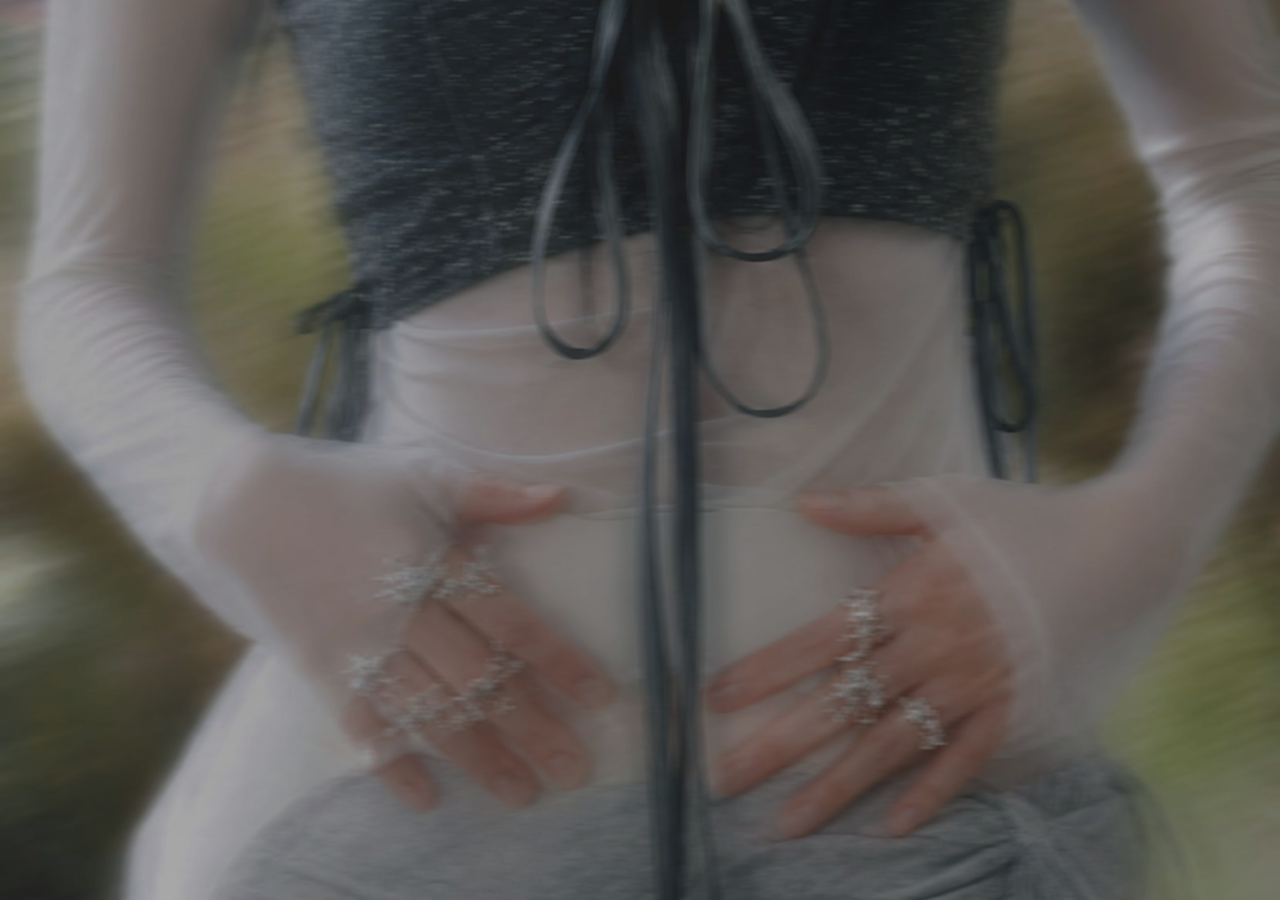
<file: index.html>
<!DOCTYPE html>
<html lang="en">
<head>
  <meta charset="UTF-8">
  <meta name="viewport" content="width=device-width, initial-scale=1.0">
  <title>FANCIVE</title>
  <script>if (sessionStorage.getItem('introSeen')) document.documentElement.classList.add('skip-intro');</script>
  <link rel="stylesheet" href="style.css">
</head>
<body>

  <!-- INTRO LOADING SCREEN -->
  <div class="intro-screen" id="introScreen">
    <img class="intro-hero" id="introHeroImg" src="assets/images/intro_hero.jpg" alt="">
    <img class="intro-wordmark" id="introWordmark" src="assets/images/intro_logo.webp" alt="FANCIVE">
  </div>

  <div class="scale-container">
    <div class="spread-wrapper">

      <!-- LEFT PAPER : 783 x 966 -->
      <div class="left-paper">
        <div class="content-layer">

          <!-- images -->
          <img class="el" id="left_logo"         src="assets/images/left_logo.webp"          alt="FANCIVE">
          <img class="el" id="left_main_image"    src="assets/images/left_main_image.webp"    alt="">
          <img class="el" id="left_detail_image"  src="assets/images/left-detail-image.webp"  alt="">
          <img class="el" id="left_shoe_object"   src="assets/images/left-shoe-object.webp"   alt="">

          <!-- text -->
          <div class="el text" id="left_desc_text">THE MATERIAL LANGUAGE OF FANCIVE IS BUILT THROUGH SOFT CONTRASTS, TRANSLUCENT TEXTURES, QUIET LIGHT, AND A SENSE OF DELICATE EMOTIONAL TENSION.</div>
          <div class="el text" id="left_mood1_text"><span>IVORY</span><span>/</span><span>ASH</span><span>/</span><span>SMOKE</span></div>
          <div class="el text" id="left_mood2_text">SHEER<br>LACE<br>ARCHIVE</div>
          <div class="el text" id="left_category_text"><span>PG.</span><span>08</span></div>
          <div class="el text" id="left_bottom_text">TEXTILE STUDY</div>
          <div class="el text" id="left_page_number"><span>P.</span><span>67</span></div>

        </div>
      </div>

      <!-- RIGHT PAPER : 1134 x 967 -->
      <div class="right-paper">
        <div class="content-layer">

          <!-- images -->
          <img class="el" id="right_model_image"    src="assets/images/right-model-image.webp"   alt="">
          <img class="el" id="right_object"         src="assets/images/right_object.webp"         alt="">
          <img class="el" id="right_stocking_image" src="assets/images/right_stocking_image.webp" alt="">
          <img class="el" id="right_item"           src="assets/images/right_item.webp"           alt="">
          <img class="el" id="right_main_image"     src="assets/images/right_main_image.webp"     alt="">
          <img class="el" id="right_ribbon_image"   src="assets/images/right_ribbon_image.webp"   alt="">

          <!-- nav -->
          <div class="el text" id="right_about">ABOUT</div>
          <div class="el text" id="right_collection">COLLECTION</div>
          <div class="el text" id="right_archive">ARCHIVE</div>

          <!-- text -->
          <div class="el text" id="right_category_text1"><span>PG.</span><span>01</span></div>
          <div class="el text" id="right_desc1_text">MATERIAL<br>STUDY</div>
          <div class="el text" id="right_desc2_text">EDITORIAL</div>
          <div class="el text" id="right_desc3_text">OBJECTS</div>
          <div class="el text" id="right_story_text">THE VISUAL DIRECTION OF FANCIVE FOCUSES ON QUIET DETAILS, RESTRAINED FEMININITY, AND EMOTIONAL SPACE.</div>
          <div class="el text" id="right_bottom_menu">
            <span>CAMPAIGN</span>
            <span>STORIES</span>
            <span>CONTACT</span>
          </div>
          <div class="el text" id="right_page_number"><span>66</span><span>P.</span></div>

        </div>
      </div>

    </div>
  </div>

<script src="script.js"></script>
</body>
</html>
</file>
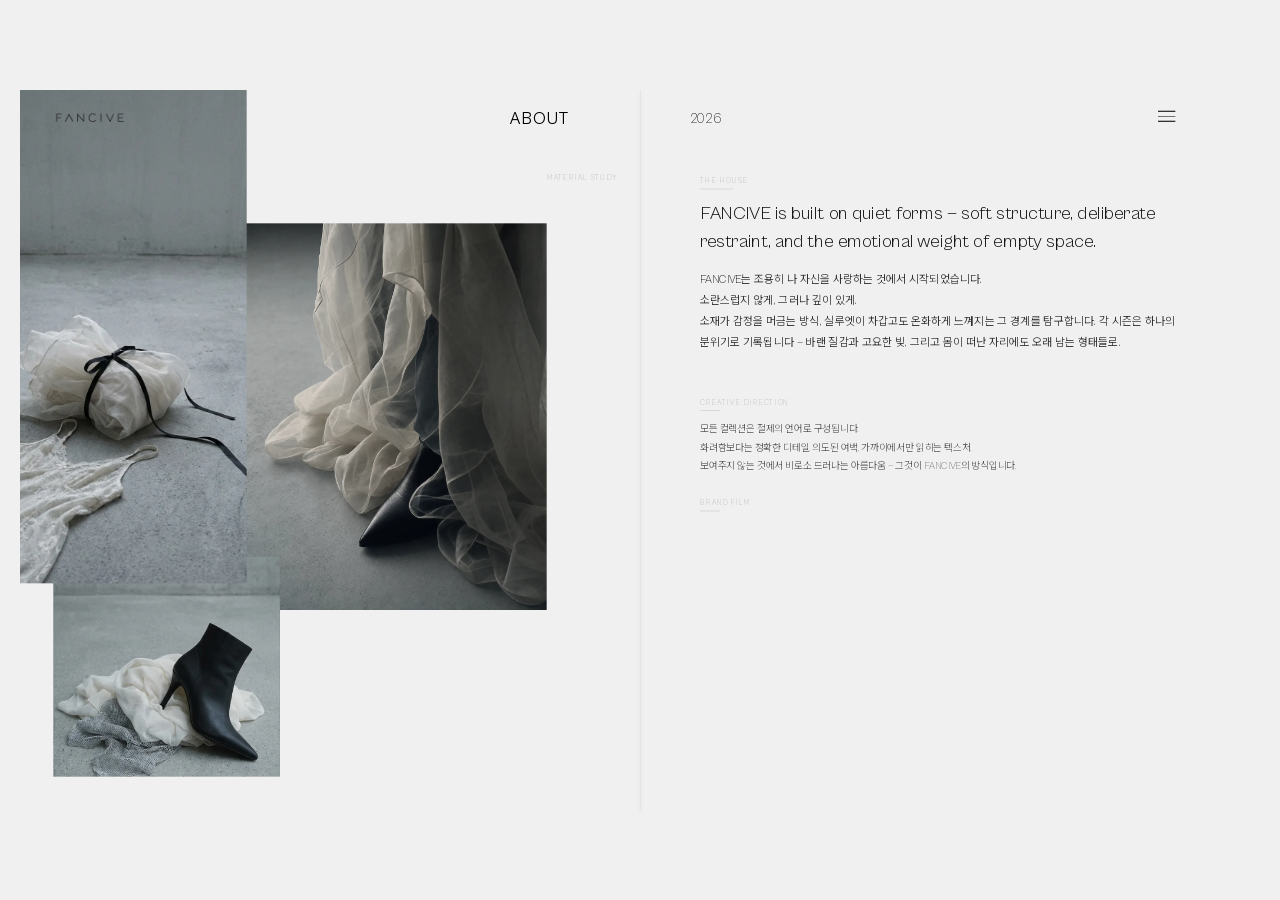
<file: about.html>
<!DOCTYPE html>
<html lang="en">
<head>
  <meta charset="UTF-8">
  <meta name="viewport" content="width=device-width, initial-scale=1.0">
  <title>FANCIVE — ABOUT</title>
  <style>html,body{background:#F1F0F0}body{opacity:0}</style>
  <link rel="stylesheet" href="about-style.css">
</head>
<body>

  <div class="ab-scale-container">
    <div class="ab-wrapper">

      <!-- CENTER LINE -->
      <div class="ab-el" id="ab_center_line"></div>

      <!-- LEFT — SECTION LABEL -->
      <div class="ab-el ab-text" id="ab_left_label">MATERIAL STUDY</div>

      <!-- LEFT — OBJECT SCATTER -->
      <img class="ab-el ab-obj" id="ab_obj1" src="assets/images/about/about_obj1.webp" alt="">
      <img class="ab-el ab-obj" id="ab_obj2" src="assets/images/about/about_obj2.webp" alt="">
      <img class="ab-el ab-obj" id="ab_obj3" src="assets/images/about/about_obj3.webp" alt="">

      <!-- HEADER -->
      <a class="ab-el" id="ab_brand_logo" href="index.html"><img src="assets/images/left_logo.webp" alt="FANCIVE"></a>
      <div class="ab-el ab-text" id="ab_page_title">ABOUT</div>
      <div class="ab-el ab-text" id="ab_page_year">2026</div>
      <nav class="ab-el ab-text" id="ab_menu_group">
        <div class="menu-burger"><i></i><i></i><i></i></div>
        <div class="menu-items">
          <span id="ab_menu_collection">COLLECTION</span>
          <span id="ab_menu_archive">ARCHIVE</span>
          <span>CONTACT</span>
        </div>
      </nav>

      <!-- RIGHT — SECTION 1 -->
      <div class="ab-el ab-text ab-section-label" id="ab_label1">THE HOUSE</div>
      <div class="ab-el" id="ab_rule1"></div>
      <div class="ab-el ab-text" id="ab_statement">FANCIVE is built on quiet forms — soft structure, deliberate restraint, and the emotional weight of empty space.</div>
      <div class="ab-el ab-text" id="ab_body1">FANCIVE는 조용히 나 자신을 사랑하는 것에서 시작되었습니다.<br>소란스럽지 않게, 그러나 깊이 있게.<br>소재가 감정을 머금는 방식, 실루엣이 차갑고도 온화하게 느껴지는 그 경계를 탐구합니다. 각 시즌은 하나의 분위기로 기록됩니다 — 바랜 질감과 고요한 빛, 그리고 몸이 떠난 자리에도 오래 남는 형태들로.</div>

      <!-- RIGHT — RULE -->
      <div class="ab-el" id="ab_rule2"></div>

      <!-- RIGHT — SECTION 2 -->
      <div class="ab-el ab-text ab-section-label" id="ab_label2">CREATIVE DIRECTION</div>
      <div class="ab-el ab-text" id="ab_body2">모든 컬렉션은 절제의 언어로 구성됩니다.<br>화려함보다는 정확한 디테일, 의도된 여백, 가까이에서만 읽히는 텍스처.<br>보여주지 않는 것에서 비로소 드러나는 아름다움 — 그것이 FANCIVE의 방식입니다.</div>

      <!-- RIGHT — RULE 3 -->
      <div class="ab-el" id="ab_rule3"></div>

      <!-- RIGHT — VIDEO LABEL -->
      <div class="ab-el ab-text ab-section-label" id="ab_label3">BRAND FILM</div>

      <!-- RIGHT — BRAND VIDEO -->
      <video class="ab-el" id="ab_video" src="assets/images/about/about_obj_vd.mp4" autoplay muted loop playsinline></video>

    </div>
  </div>

  <script src="about.js"></script>
</body>
</html>
</file>
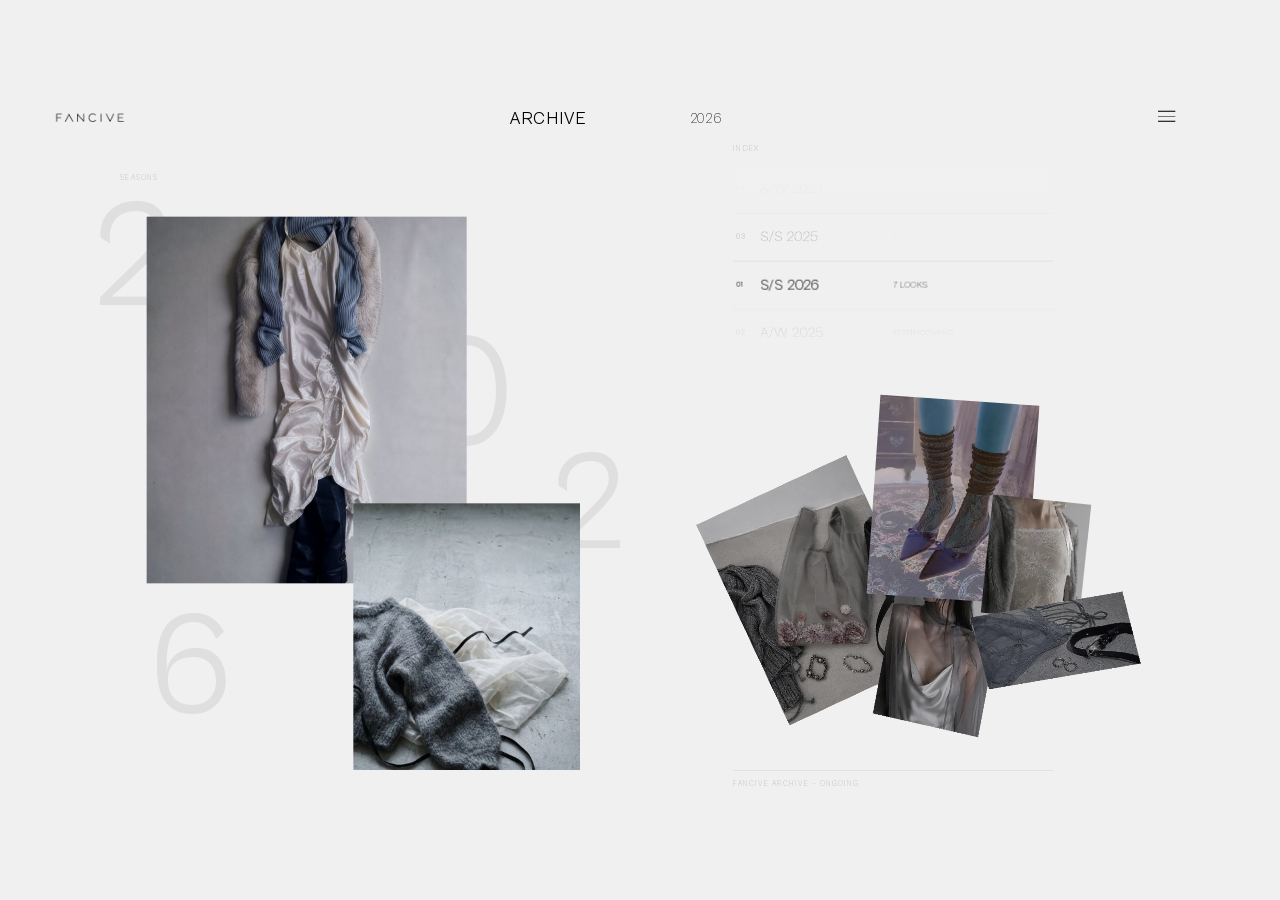
<file: archive.html>
<!DOCTYPE html>
<html lang="en">
<head>
  <meta charset="UTF-8">
  <meta name="viewport" content="width=device-width, initial-scale=1.0">
  <title>FANCIVE — ARCHIVE</title>
  <style>html,body{background:#F1F0F0}body{opacity:0}</style>
  <link rel="stylesheet" href="archive-style.css">
</head>
<body>

  <div class="ar-scale-container">
    <div class="ar-wrapper">

      <!-- CENTER LINE -->
      <div class="ar-el" id="ar_center_line"></div>

      <!-- LEFT — SCATTERED YEAR DIGITS -->
      <div class="ar-el ar-digit" id="ar_digit_2a">2</div>
      <div class="ar-el ar-digit" id="ar_digit_0">0</div>
      <div class="ar-el ar-digit" id="ar_digit_2b">2</div>
      <div class="ar-el ar-digit" id="ar_digit_6">6</div>

      <!-- LEFT — OBJECT SCATTER -->
      <img class="ar-el ar-obj" id="ar_obj1" src="assets/images/archive/archive_obj1.jpg" alt="">
      <img class="ar-el ar-obj" id="ar_obj2" src="assets/images/archive/archive_obj2.jpg" alt="">

      <!-- RIGHT — IMAGE SCATTER -->
      <img class="ar-el ar-right-obj" id="ar_right_a" src="assets/images/archive/right_a.webp" alt="">
      <img class="ar-el ar-right-obj" id="ar_right_b" src="assets/images/archive/right_b.webp" alt="">
      <img class="ar-el ar-right-obj" id="ar_right_c" src="assets/images/archive/right_c.webp" alt="">
      <img class="ar-el ar-right-obj" id="ar_right_d" src="assets/images/archive/right_d.webp" alt="">
      <img class="ar-el ar-right-obj" id="ar_right_e" src="assets/images/archive/right_e.webp" alt="">

      <!-- LEFT LABELS -->
      <div class="ar-el ar-text ar-section-label" id="ar_seasons_label">SEASONS</div>

      <!-- HEADER -->
      <a class="ar-el" id="ar_brand_logo" href="index.html"><img src="assets/images/left_logo.webp" alt="FANCIVE"></a>
      <div class="ar-el ar-text" id="ar_page_title">ARCHIVE</div>
      <div class="ar-el ar-text" id="ar_page_year">2026</div>
      <nav class="ar-el ar-text" id="ar_menu_group">
        <div class="menu-burger"><i></i><i></i><i></i></div>
        <div class="menu-items">
          <span id="ar_menu_collection">COLLECTION</span>
          <span id="ar_menu_about">ABOUT</span>
          <span>CONTACT</span>
        </div>
      </nav>

      <!-- RIGHT PANEL — INDEX LABEL -->
      <div class="ar-el ar-text ar-section-label" id="ar_index_label">INDEX</div>

      <!-- RIGHT PANEL — COLOPHON -->
      <div class="ar-el" id="ar_colophon_rule"></div>
      <div class="ar-el ar-text" id="ar_colophon">FANCIVE ARCHIVE — ONGOING</div>

      <!-- RIGHT PANEL — SEASON LIST (DRUM) -->
      <div class="ar-el" id="ar_season_list">

        <div class="ar-drum-item ar-drum-far-top">
          <div class="ar-drum-rule"></div>
          <span class="ar-season-no">04</span>
          <span class="ar-season-name">A/W 2024</span>
          <span class="ar-season-status">—</span>
          <span class="ar-season-arrow">→</span>
        </div>

        <div class="ar-drum-item ar-drum-near-top">
          <div class="ar-drum-rule"></div>
          <span class="ar-season-no">03</span>
          <span class="ar-season-name">S/S 2025</span>
          <span class="ar-season-status">—</span>
          <span class="ar-season-arrow">→</span>
        </div>

        <div class="ar-drum-item ar-drum-center" id="ar_season01">
          <div class="ar-drum-rule"></div>
          <span class="ar-season-no">01</span>
          <span class="ar-season-name">S/S 2026</span>
          <span class="ar-season-status">7 LOOKS</span>
          <span class="ar-season-arrow">→</span>
        </div>

        <div class="ar-drum-item ar-drum-near-bottom">
          <div class="ar-drum-rule"></div>
          <span class="ar-season-no">02</span>
          <span class="ar-season-name">A/W 2025</span>
          <span class="ar-season-status">FORTHCOMING</span>
          <span class="ar-season-arrow">→</span>
        </div>

        <div class="ar-drum-end-rule"></div>
        <div class="ar-drum-fade"></div>

      </div>

    </div>
  </div>

  <script src="archive.js"></script>
</body>
</html>
</file>
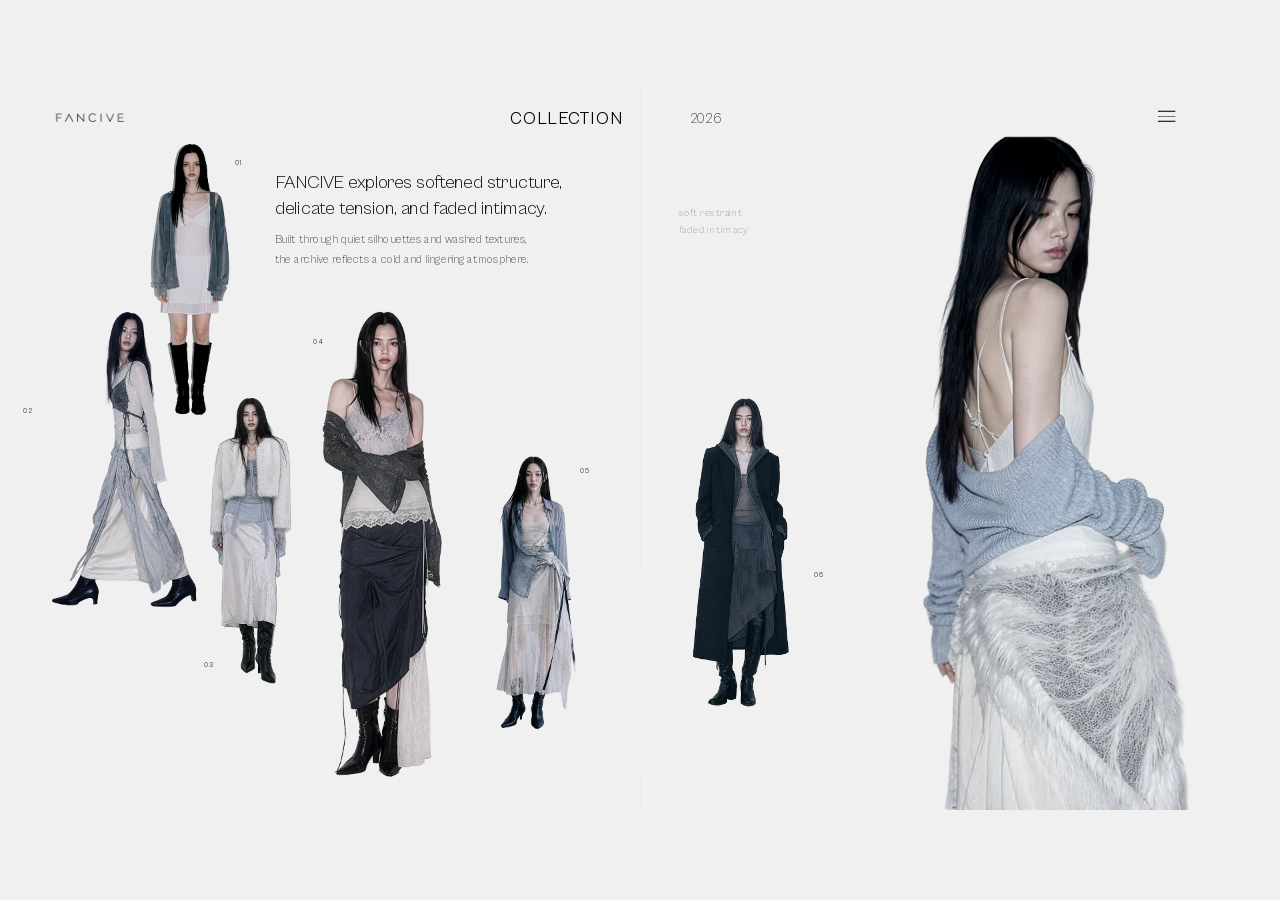
<file: collection.html>
<!DOCTYPE html>
<html lang="en">
<head>
  <meta charset="UTF-8">
  <meta name="viewport" content="width=device-width, initial-scale=1.0">
  <title>FANCIVE — COLLECTION</title>
  <style>html,body{background:#1a1816}</style>
  <link rel="stylesheet" href="collection-style.css">
</head>
<body>
  <div id="c-page-overlay"></div>

  <div class="c-scale-container">
    <div class="c-wrapper">

      <!-- IMAGES -->
      <img class="c-el" id="c_look01"    src="assets/images/collection/look_01.webp"   alt="">
      <img class="c-el" id="c_look02"    src="assets/images/collection/look_02.webp"   alt="">
      <img class="c-el" id="c_look03"    src="assets/images/collection/look_03.webp"   alt="">
      <img class="c-el" id="c_look04"    src="assets/images/collection/look_04.webp"   alt="">
      <img class="c-el" id="c_look05"    src="assets/images/collection/look_05.webp"   alt="">
      <img class="c-el" id="c_look06"    src="assets/images/collection/look_06.webp"   alt="">
      <img class="c-el" id="c_hero_main" src="assets/images/collection/hero_main.webp" alt="">

      <!-- CENTER LINE -->
      <div class="c-el" id="c_center_line"></div>

      <!-- INDEX LABELS -->
      <div class="c-el c-text c-idx" id="c_idx01">01</div>
      <div class="c-el c-text c-idx" id="c_idx02">02</div>
      <div class="c-el c-text c-idx" id="c_idx03">03</div>
      <div class="c-el c-text c-idx" id="c_idx04">04</div>
      <div class="c-el c-text c-idx" id="c_idx05">05</div>
      <div class="c-el c-text c-idx" id="c_idx06">06</div>

      <!-- HEADER TEXT -->
      <a class="c-el" id="c_brand_logo" href="index.html"><img src="assets/images/left_logo.webp" alt="FANCIVE"></a>
      <div class="c-el c-text" id="c_page_title">COLLECTION</div>
      <div class="c-el c-text" id="c_page_year">2026</div>

      <!-- RIGHT MENU -->
      <nav class="c-el c-text" id="c_menu_group">
        <div class="menu-burger"><i></i><i></i><i></i></div>
        <div class="menu-items">
          <span>ABOUT</span>
          <span>ARCHIVE</span>
          <span>CONTACT</span>
        </div>
      </nav>

      <!-- BODY TEXT -->
      <div class="c-el c-text" id="c_brand_desc">FANCIVE explores softened structure, delicate tension, and faded intimacy.</div>
      <div class="c-el c-text" id="c_mood_note">Built through quiet silhouettes and washed textures,<br>the archive reflects a cold and lingering atmosphere.</div>
      <div class="c-el c-text" id="c_side_note">soft restraint<br>faded intimacy</div>

    </div>
  </div>

  <script src="collection.js"></script>
</body>
</html>
</file>
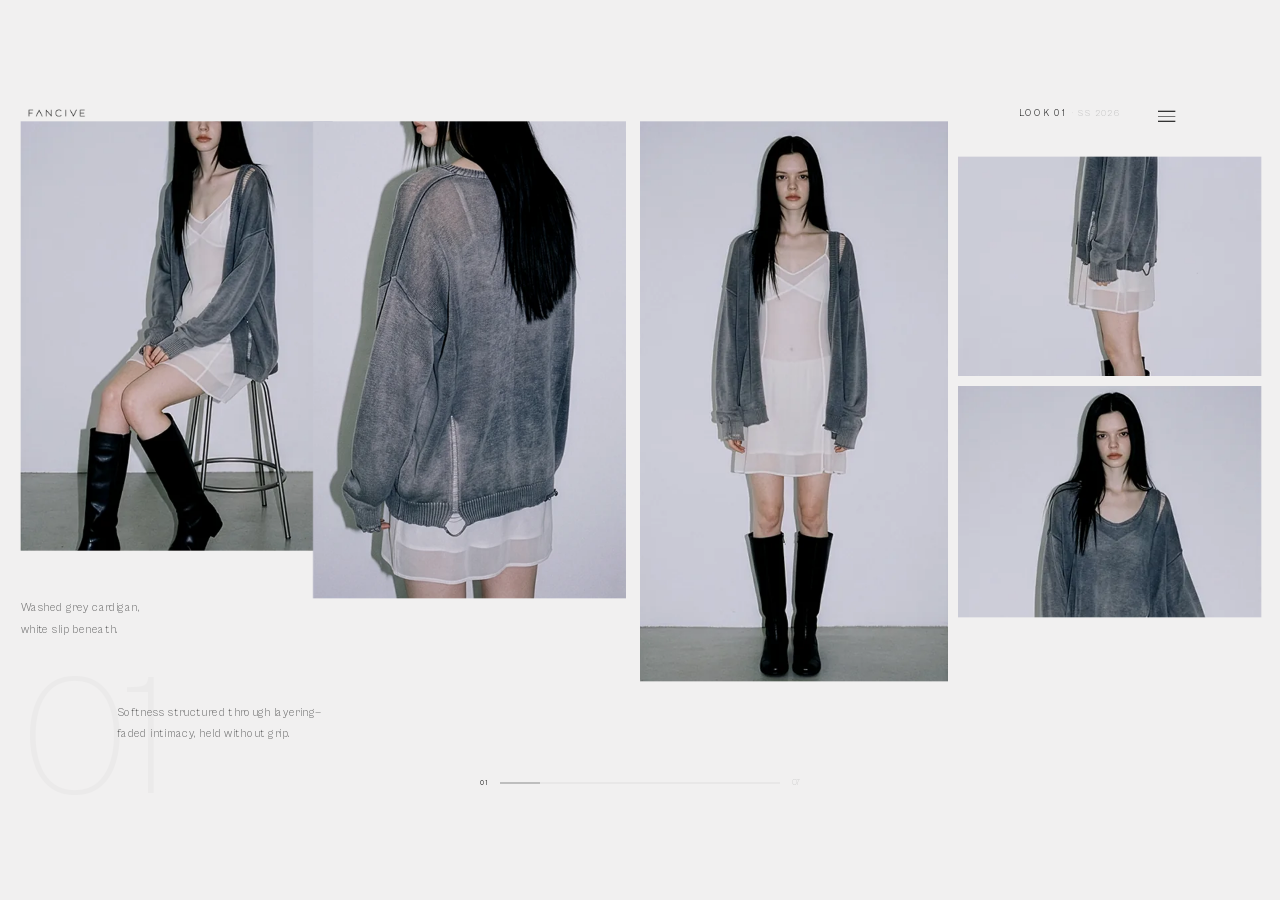
<file: look-detail.html>
<!DOCTYPE html>
<html lang="en">
<head>
  <meta charset="UTF-8">
  <meta name="viewport" content="width=device-width, initial-scale=1.0">
  <title>FANCIVE — LOOK</title>
  <link rel="stylesheet" href="look-detail-style.css">
</head>
<body>
  <div class="ld-scale-container">
    <div class="ld-wrapper">

      <!-- GHOST LOOK NUMBER -->
      <div id="ld_ghost_num"></div>

      <!-- LOOK SLIDES (built by JS) -->
      <div id="ld_slides"></div>

      <!-- HEADER -->
      <header id="ld_header">
        <a id="ld_logo" href="collection.html">
          <img src="assets/images/left_logo.webp" alt="FANCIVE">
        </a>
        <div id="ld_look_label">
          <span id="ld_look_num"></span><span id="ld_look_sep"> · </span><span id="ld_look_season">SS 2026</span>
        </div>
      </header>

      <!-- RIGHT NAV MENU -->
      <nav id="ld_nav_menu">
        <div class="menu-burger"><i></i><i></i><i></i></div>
        <div class="menu-items">
          <a id="ld_nav_about" href="about.html">ABOUT</a>
          <a id="ld_nav_archive" href="archive.html">ARCHIVE</a>
          <span>CONTACT</span>
        </div>
      </nav>

      <!-- LOOK DESCRIPTION (bottom left) -->
      <div id="ld_desc_layer"></div>

      <!-- LOOK INDEX (bottom) -->
      <div id="ld_look_index">
        <span id="ld_idx_current">01</span>
        <div id="ld_idx_track">
          <div id="ld_idx_fill"></div>
        </div>
        <span id="ld_idx_total">07</span>
      </div>

    </div>
  </div>
  <script src="look-detail.js"></script>
</body>
</html>
</file>
<file: style.css>
/* =============================================
   RESET
============================================= */
*, *::before, *::after {
  box-sizing: border-box;
  margin: 0;
  padding: 0;
}

img {
  display: block;
  border: none;
}

/* =============================================
   FONT FACE
============================================= */
@font-face {
  font-family: 'CabinetGrotesk';
  src: url('assets/fonts/CabinetGrotesk-Variable.woff2') format('woff2');
  font-weight: 100 900;
  font-style: normal;
  font-display: swap;
}

@font-face {
  font-family: 'SUIT';
  src: url('assets/fonts/SUIT-Variable.woff2') format('woff2');
  font-weight: 100 900;
  font-style: normal;
  font-display: swap;
}

/* =============================================
   BASE — full viewport, dark charcoal bg
============================================= */
html,
body {
  width: 100%;
  height: 100%;
  overflow: hidden;
  font-family: 'CabinetGrotesk', 'SUIT', sans-serif;
  -webkit-font-smoothing: antialiased;
  -moz-osx-font-smoothing: grayscale;
}

body {
  background: #1a1816;
}

/* =============================================
   SCALE CONTAINER
   fixed, full viewport
============================================= */
.scale-container {
  position: fixed;
  inset: 0;
  overflow: hidden;
}

/* =============================================
   SPREAD WRAPPER
   1917 x 967 — JS가 translate + scale 적용
   transform-origin: top left 기준
============================================= */
.spread-wrapper {
  position: absolute;
  top: 0;
  left: 0;
  width: 1917px;
  height: 967px;
  display: flex;
  flex-direction: row;
  flex-shrink: 0;
  transform-origin: top left;
}

/* =============================================
   PAPER FRAMES
   Paper PNG carries texture, tone, shadow — no CSS effects added
============================================= */
.left-paper {
  position: relative;
  width: 783px;
  height: 966px;
  flex-shrink: 0;
  background-image: url('assets/images/LEFT_PAPER.webp');
  background-size: 100% 100%;
  background-repeat: no-repeat;
  overflow: visible;
}

.right-paper {
  position: relative;
  width: 1134px;
  height: 967px;
  flex-shrink: 0;
  background-image: url('assets/images/RIGHT_PAPER.webp');
  background-size: 100% 100%;
  background-repeat: no-repeat;
  overflow: visible;
}

/* =============================================
   CONTENT LAYER
============================================= */
.content-layer {
  position: absolute;
  inset: 0;
}

/* =============================================
   ELEMENT BASE
============================================= */
.el {
  position: absolute;
}

img.el {
  object-fit: cover;
}

.text {
  font-family: 'CabinetGrotesk', 'SUIT', sans-serif;
  color: #000000;
  letter-spacing: 0;
}

/* =============================================
   LEFT PAPER — IMAGES
============================================= */

#left_logo {
  left: 67px;
  top: 16px;
  width: 203px;
  height: 40px;
  object-fit: contain;
  object-position: left center;
}

#left_main_image {
  left: 363px;
  top: 0;
  width: 360px;
  height: 391px;
  object-fit: cover;
}

#left_detail_image {
  left: 406px;
  top: 440px;
  width: 245px;
  height: 312px;
  object-fit: cover;
}

#left_shoe_object {
  left: 76px;
  top: 767px;
  width: 209px;
  height: 223px;
  object-fit: contain;
}

/* =============================================
   LEFT PAPER — TEXT
============================================= */

#left_desc_text {
  left: 88px;
  top: 396px;
  width: 488px;
  font-size: 15px;
  line-height: 1.8;
  font-weight: 200;
}

#left_mood1_text {
  left: 73px;
  top: 702px;
  width: 226px;
  display: flex;
  align-items: baseline;
  gap: 25px;
  font-size: 13px;
  line-height: 18px;
  font-weight: 200;
  letter-spacing: 0.04em;
}

#left_mood2_text {
  left: 328px;
  top: 682px;
  width: 70px;
  font-size: 17px;
  line-height: 22px;
  font-weight: 300;
}

#left_category_text {
  left: 406px;
  top: 759px;
  width: 245px;
  font-size: 12px;
  line-height: 16px;
  font-weight: 200;
  letter-spacing: 0.12em;
  display: flex;
  justify-content: space-between;
  align-items: baseline;
}

#left_bottom_text {
  left: 406px;
  top: 870px;
  font-size: 12px;
  line-height: 16px;
  font-weight: 200;
  letter-spacing: 0.12em;
}

#left_page_number {
  left: 363px;
  top: 940px;
  width: 339px;
  font-size: 13px;
  line-height: 18px;
  font-weight: 400;
  letter-spacing: 0.06em;
  display: flex;
  justify-content: space-between;
  align-items: baseline;
}

/* =============================================
   RIGHT PAPER — IMAGES
============================================= */

#right_model_image {
  left: 369px;
  top: 36px;
  width: 194px;
  height: 299px;
  object-fit: cover;
}

#right_object {
  left: 86px;
  top: 214px;
  width: 373px;
  height: 373px;
  object-fit: contain;
}

#right_stocking_image {
  left: 76px;
  top: 572px;
  width: 286px;
  height: 368px;
  object-fit: cover;
}

#right_main_image {
  left: 758px;
  top: 198px;
  width: 276px;
  height: 504px;
  object-fit: cover;
  z-index: 1;
}

#right_item {
  left: 898px;
  top: 95px;
  width: 192px;
  height: 132px;
  object-fit: cover;
}

#right_ribbon_image {
  left: 709px;
  top: 752px;
  width: 360px;
  height: 214px;
  object-fit: contain;
}

/* =============================================
   RIGHT PAPER — TEXT
============================================= */

#right_about {
  left: 221px;
  top: 49px;
  font-size: 20px;
  line-height: 26px;
  font-weight: 500;
  letter-spacing: 0.06em;
}

#right_collection {
  left: 643px;
  top: 49px;
  font-size: 20px;
  line-height: 26px;
  font-weight: 500;
  letter-spacing: 0.06em;
}

#right_archive {
  left: 925px;
  top: 49px;
  font-size: 20px;
  line-height: 26px;
  font-weight: 500;
  letter-spacing: 0.06em;
}

#right_category_text1 {
  left: 369px;
  top: 339px;
  width: 194px;
  font-size: 12px;
  line-height: 16px;
  font-weight: 200;
  letter-spacing: 0.12em;
  display: flex;
  justify-content: space-between;
  align-items: baseline;
}

#right_desc1_text {
  left: 419px;
  top: 430px;
  width: 93px;
  font-size: 20px;
  line-height: 26px;
  font-weight: 200;
}

#right_desc2_text {
  left: 624px;
  top: 508px;
  font-size: 17px;
  line-height: 1.7;
  font-weight: 300;
}

#right_desc3_text {
  left: 484px;
  top: 588px;
  font-size: 15px;
  line-height: 1.7;
  font-weight: 200;
}

#right_story_text {
  left: 652px;
  top: 706px;
  width: 378px;
  font-size: 15px;
  line-height: 1.7;
  font-weight: 200;
}

#right_bottom_menu {
  left: 384px;
  top: 878px;
  width: 116px;
  display: flex;
  flex-direction: column;
  gap: 3px;
  font-size: 13px;
  line-height: 20px;
  font-weight: 200;
  letter-spacing: 0.04em;
  color: #888888;
}

#right_page_number {
  left: 39px;
  top: 941px;
  width: 569px;
  font-size: 13px;
  line-height: 18px;
  font-weight: 400;
  letter-spacing: 0.06em;
  display: flex;
  justify-content: space-between;
  align-items: baseline;
}

/* =============================================
   INTRO LOADING SCREEN
============================================= */

html.skip-intro .intro-screen {
  display: none;
}

.intro-screen {
  position: fixed;
  inset: 0;
  z-index: 300;
  background: #1a1816;
  display: flex;
  align-items: center;
  justify-content: center;
  pointer-events: none;
  transition: opacity 1.4s ease,
              filter  1.4s cubic-bezier(0.4,0,0.2,1);
}

.intro-screen.is-hiding {
  opacity: 0;
  filter: blur(18px);
}

.intro-hero {
  position: absolute;
  inset: 0;
  width: 100%;
  height: 100%;
  object-fit: cover;
  object-position: center;
  opacity: 0;
  filter: blur(24px) brightness(0.72);
  transform: scale(1.08);
  transition: opacity 3.0s cubic-bezier(0.4,0,0.2,1),
              filter  3.0s cubic-bezier(0.4,0,0.2,1),
              transform 3.0s cubic-bezier(0.4,0,0.2,1);
}

.intro-hero.is-revealing {
  opacity: 1;
  filter: blur(0px) brightness(0.72);
  transform: scale(1);
}

.intro-wordmark {
  position: absolute;
  bottom: 9vh;
  left: 50%;
  transform: translateX(-50%);
  z-index: 2;
  width: clamp(360px, 46vw, 620px);
  height: auto;
  opacity: 0;
  filter: blur(6px);
  transition: opacity 2.0s ease,
              filter  2.0s ease;
}

.intro-wordmark.is-revealing {
  opacity: 1;
  filter: blur(0px);
}

/* =============================================
   KEYFRAMES
============================================= */

@keyframes float-item {
  0%, 100% { transform: translateY(0px); }
  50%       { transform: translateY(-3px); }
}

@keyframes drift-ribbon {
  0%, 100% { transform: translate(0px,  0px); }
  40%      { transform: translate(-1px, -1px); }
  70%      { transform: translate(1px,  1px); }
}

@keyframes entry-spread {
  from { opacity: 0; filter: blur(4px); transform: translateY(16px); }
  to   { opacity: 1; filter: blur(0px); transform: translateY(0px);  }
}

@keyframes entry-el {
  from { opacity: 0; filter: blur(3px); transform: translateY(6px); }
  to   { opacity: 1; filter: blur(0px); transform: translateY(0px); }
}

@keyframes entry-fade {
  from { opacity: 0; filter: blur(3px); }
  to   { opacity: 1; filter: blur(0px); }
}

@keyframes blur-to-focus {
  from { opacity: 0; filter: blur(18px); transform: scale(1.14); }
  to   { opacity: 1; filter: blur(0px);  transform: scale(1);    }
}

@keyframes blur-to-focus-rotated {
  from { opacity: 0; filter: blur(18px); transform: rotate(30deg) scale(1.14); }
  to   { opacity: 1; filter: blur(0px);  transform: rotate(30deg) scale(1);   }
}

@keyframes entry-text {
  from { opacity: 0; filter: blur(3px); transform: translateY(8px); }
  to   { opacity: 1; filter: blur(0px); transform: translateY(0px); }
}

/* =============================================
   INITIAL STATE — papers hidden until reveal
============================================= */

.left-paper,
.right-paper {
  opacity: 0;
}

/* =============================================
   SPREAD REVEAL — triggered by .reveal-active
============================================= */

/* Papers visible instantly — spread is already behind the wipe */
.spread-wrapper.reveal-active .left-paper,
.spread-wrapper.reveal-active .right-paper {
  animation: none;
  opacity: 1;
}

/* Left images — blur-to-focus with stagger */
.spread-wrapper.reveal-active #left_logo         { animation: blur-to-focus 1.8s cubic-bezier(0.4,0,0.2,1) 0.20s both; }
.spread-wrapper.reveal-active #left_main_image   { animation: blur-to-focus 2.0s cubic-bezier(0.4,0,0.2,1) 0.30s both; }
.spread-wrapper.reveal-active #left_detail_image { animation: blur-to-focus 2.0s cubic-bezier(0.4,0,0.2,1) 0.50s both; }
.spread-wrapper.reveal-active #left_shoe_object  { animation: blur-to-focus 2.0s cubic-bezier(0.4,0,0.2,1) 0.70s both; }

/* Right images */
.spread-wrapper.reveal-active #right_model_image    { animation: blur-to-focus         2.0s cubic-bezier(0.4,0,0.2,1) 0.35s both; }
.spread-wrapper.reveal-active #right_main_image     { animation: blur-to-focus         2.0s cubic-bezier(0.4,0,0.2,1) 0.40s both; }
.spread-wrapper.reveal-active #right_stocking_image { animation: blur-to-focus         2.0s cubic-bezier(0.4,0,0.2,1) 0.55s both; }
.spread-wrapper.reveal-active #right_object         { animation: blur-to-focus         2.0s cubic-bezier(0.4,0,0.2,1) 0.65s both; }
.spread-wrapper.reveal-active #right_item           { animation: blur-to-focus 2.0s cubic-bezier(0.4,0,0.2,1) 0.60s both; }
.spread-wrapper.reveal-active #right_ribbon_image   { animation: blur-to-focus         2.0s cubic-bezier(0.4,0,0.2,1) 0.85s both, drift-ribbon 7s ease-in-out 2.85s infinite; }

/* Nav — after images settle */
.spread-wrapper.reveal-active #right_about,
.spread-wrapper.reveal-active #right_collection,
.spread-wrapper.reveal-active #right_archive      { animation: entry-fade 1.2s ease 1.8s both; }

/* Right texts */
.spread-wrapper.reveal-active #right_category_text1 { animation: entry-text 1.2s ease 2.0s both; }
.spread-wrapper.reveal-active #right_desc1_text     { animation: entry-text 1.2s ease 2.0s both; }
.spread-wrapper.reveal-active #right_desc2_text     { animation: entry-text 1.2s ease 2.1s both; }
.spread-wrapper.reveal-active #right_desc3_text     { animation: entry-text 1.2s ease 2.2s both; }
.spread-wrapper.reveal-active #right_story_text     { animation: entry-text 1.2s ease 2.3s both; }
.spread-wrapper.reveal-active #right_bottom_menu    { animation: entry-text 1.2s ease 2.5s both; }
.spread-wrapper.reveal-active #right_page_number    { animation: entry-text 1.2s ease 2.5s both; }

/* Left texts */
.spread-wrapper.reveal-active #left_desc_text     { animation: entry-text 1.6s ease 1.8s both; }
.spread-wrapper.reveal-active #left_mood1_text    { animation: entry-text 1.4s ease 2.0s both; }
.spread-wrapper.reveal-active #left_mood2_text    { animation: entry-text 1.4s ease 2.1s both; }
.spread-wrapper.reveal-active #left_category_text { animation: entry-text 1.2s ease 2.3s both; }
.spread-wrapper.reveal-active #left_bottom_text   { animation: entry-text 1.2s ease 2.4s both; }
.spread-wrapper.reveal-active #left_page_number   { animation: entry-text 1.2s ease 2.5s both; }

/* =============================================
   POST-REVEAL — unlock hover, maintain float/drift
   Added by JS after all entry animations finish
============================================= */

.spread-wrapper.reveal-done #left_main_image,
.spread-wrapper.reveal-done #right_main_image,
.spread-wrapper.reveal-done #left_detail_image,
.spread-wrapper.reveal-done #right_about,
.spread-wrapper.reveal-done #right_collection,
.spread-wrapper.reveal-done #right_archive {
  animation: none;
}


.spread-wrapper.reveal-done #right_ribbon_image {
  animation: drift-ribbon 7s ease-in-out infinite;
}

/* =============================================
   HOVER — main images (editorial lens-in)
============================================= */

#left_main_image,
#right_main_image {
  transition: transform 1.4s ease;
}

#left_main_image:hover,
#right_main_image:hover {
  transform: scale(1.04);
}

/* =============================================
   HOVER — detail image (archive texture)
============================================= */

#left_detail_image {
  transition: filter 1.4s ease;
}

#left_detail_image:hover {
  filter: contrast(1.12) brightness(1.06);
}

/* =============================================
   HOVER — remaining spread images
============================================= */

#left_shoe_object {
  transition: transform 1.2s ease, filter 1.2s ease;
}
#left_shoe_object:hover {
  transform: scale(1.05);
  filter: brightness(1.08);
}

#right_model_image {
  transition: transform 1.4s ease;
}
#right_model_image:hover {
  transform: scale(1.04);
}

#right_stocking_image {
  transition: transform 1.4s ease;
}
#right_stocking_image:hover {
  transform: scale(1.04);
}

#right_object {
  transition: filter 1.2s ease;
}
#right_object:hover {
  filter: brightness(1.10) contrast(1.07);
}

#right_item {
  transition: transform 1.2s ease, filter 1.2s ease;
}
#right_item:hover {
  transform: scale(1.05);
  filter: brightness(1.08);
}

#right_ribbon_image {
  transition: filter 1.2s ease;
}
#right_ribbon_image:hover {
  filter: brightness(1.08) contrast(1.06);
}

/* =============================================
   HOVER — nav typography (editorial fade)
============================================= */

#right_about,
#right_collection,
#right_archive {
  cursor: pointer;
  transition: opacity 0.4s ease, letter-spacing 0.4s ease;
}

#right_about:hover,
#right_collection:hover,
#right_archive:hover {
  opacity: 0.18;
  letter-spacing: 0.12em;
}
</file>
<file: about-style.css>
/* =============================================
   RESET
============================================= */
*, *::before, *::after {
  box-sizing: border-box;
  margin: 0;
  padding: 0;
}

img {
  display: block;
  border: none;
}

/* =============================================
   FONT FACE
============================================= */
@font-face {
  font-family: 'CabinetGrotesk';
  src: url('assets/fonts/CabinetGrotesk-Variable.woff2') format('woff2');
  font-weight: 100 900;
  font-style: normal;
  font-display: swap;
}

@font-face {
  font-family: 'SUIT';
  src: url('assets/fonts/SUIT-Variable.woff2') format('woff2');
  font-weight: 100 900;
  font-style: normal;
  font-display: swap;
}

/* =============================================
   BASE
============================================= */
html {
  background: #F1F0F0;
}

body {
  width: 100%;
  height: 100%;
  overflow: hidden;
  background: #F1F0F0;
  font-family: 'CabinetGrotesk', 'SUIT', sans-serif;
  -webkit-font-smoothing: antialiased;
  -moz-osx-font-smoothing: grayscale;
}

body {
  opacity: 0;
  transition: opacity 1.2s ease;
}

body.is-visible {
  opacity: 1;
}

/* =============================================
   SCALE CONTAINER
============================================= */
.ab-scale-container {
  position: fixed;
  inset: 0;
  overflow: hidden;
  background: #F1F0F0;
}

/* =============================================
   ABOUT WRAPPER — 1920 × 1080
============================================= */
.ab-wrapper {
  position: absolute;
  top: 0;
  left: 0;
  width: 1920px;
  height: 1080px;
  transform-origin: top left;
  background: #F1F0F0;
}

/* =============================================
   ELEMENT BASE
============================================= */
.ab-el {
  position: absolute;
}

.ab-text {
  font-family: 'CabinetGrotesk', 'SUIT', sans-serif;
  color: #000000;
  letter-spacing: 0;
}

/* =============================================
   CENTER LINE
============================================= */
#ab_center_line {
  left: 960px;
  top: 0;
  width: 1px;
  height: 1080px;
  background: rgba(153, 153, 153, 0.20);
  box-shadow: 0 4px 4px rgba(153, 153, 153, 0.25);
  z-index: 8;
}

/* =============================================
   LEFT SECTION LABEL
============================================= */
#ab_left_label {
  left: 820px;
  top: 125px;
  font-size: 11px;
  line-height: 14px;
  font-weight: 200;
  color: #aaaaaa;
  letter-spacing: 0.15em;
  z-index: 10;
}

/* =============================================
   LEFT — OBJECT SCATTER
   3 objects, different sizes, overlapping
============================================= */
.ab-obj {
  object-fit: cover;
  object-position: center;
}

#ab_obj1 {
  left: 30px;
  top: 0;
  width: 340px;
  height: 740px;
  z-index: 4;
}

#ab_obj2 {
  left: 350px;
  top: 200px;
  width: 470px;
  height: 580px;
  z-index: 2;
}

#ab_obj3 {
  left: 80px;
  top: 700px;
  width: 340px;
  height: 330px;
  z-index: 3;
}

/* RIGHT — RULE 3 */
#ab_rule3 {
  left: 1050px;
  top: 631px;
  width: 30px;
  height: 1px;
  background: #cccccc;
  z-index: 10;
}

/* RIGHT — VIDEO LABEL */
#ab_label3 {
  left: 1050px;
  top: 613px;
}

/* RIGHT — BRAND VIDEO (16:9) */
#ab_video {
  left: 1050px;
  top: 646px;
  width: 720px;
  height: 405px;
  object-fit: cover;
  z-index: 1;
}

/* =============================================
   HEADER
============================================= */
#ab_brand_logo {
  left: 81px;
  top: 24px;
  width: 120px;
  height: 36px;
  text-decoration: none;
  cursor: pointer;
  z-index: 20;
  transition: opacity 0.6s ease;
}

#ab_brand_logo img {
  width: 100%;
  height: 100%;
  object-fit: contain;
  object-position: left center;
  display: block;
}

#ab_brand_logo:hover {
  opacity: 0.45;
}

#ab_page_title {
  left: 765px;
  top: 28px;
  width: 160px;
  font-size: 26px;
  line-height: 30px;
  font-weight: 400;
  letter-spacing: 0.08em;
  z-index: 20;
}

#ab_page_year {
  left: 1035px;
  top: 32px;
  width: 51px;
  font-size: 20px;
  line-height: 26px;
  font-weight: 200;
  z-index: 20;
}

#ab_menu_group {
  left: 1737px;
  top: 28px;
  width: 110px;
  display: flex;
  flex-direction: column;
  font-size: 18px;
  line-height: 24px;
  font-weight: 400;
  letter-spacing: 0.04em;
  color: #333333;
  z-index: 20;
}

.menu-burger {
  display: flex;
  flex-direction: column;
  gap: 6px;
  cursor: pointer;
  padding: 3px 0;
}

.menu-burger i {
  display: block;
  width: 26px;
  height: 1.5px;
  background: currentColor;
  font-style: normal;
  transition: opacity 0.3s ease;
}

.menu-items {
  display: flex;
  flex-direction: column;
  gap: 10px;
  max-height: 0;
  opacity: 0;
  overflow: hidden;
  pointer-events: none;
  margin-top: 0;
  transition: max-height 0.45s ease, opacity 0.35s ease 0.06s, margin-top 0.45s ease;
}

#ab_menu_group:hover .menu-burger i { opacity: 0.45; }

#ab_menu_group:hover .menu-items {
  max-height: 120px;
  opacity: 1;
  pointer-events: all;
  margin-top: 14px;
}

#ab_menu_group span {
  cursor: pointer;
  transition: opacity 0.4s ease;
}

#ab_menu_group span:hover {
  opacity: 0.45;
}

/* =============================================
   RIGHT PANEL — SECTION LABELS
============================================= */
.ab-section-label {
  font-size: 11px;
  line-height: 14px;
  font-weight: 200;
  color: #aaaaaa;
  letter-spacing: 0.15em;
  z-index: 10;
}

#ab_label1 {
  left: 1050px;
  top: 130px;
}

#ab_label2 {
  left: 1050px;
  top: 462px;
}

/* =============================================
   RIGHT PANEL — RULES
============================================= */
#ab_rule1 {
  left: 1050px;
  top: 148px;
  width: 50px;
  height: 1px;
  background: #cccccc;
  z-index: 10;
}

#ab_rule2 {
  left: 1050px;
  top: 480px;
  width: 30px;
  height: 1px;
  background: #cccccc;
  z-index: 10;
}


/* =============================================
   RIGHT PANEL — TEXT
============================================= */
#ab_statement {
  left: 1050px;
  top: 165px;
  width: 720px;
  font-size: 28px;
  line-height: 1.5;
  font-weight: 300;
  letter-spacing: 0.01em;
  color: #111111;
  z-index: 10;
}

#ab_body1 {
  left: 1050px;
  top: 270px;
  width: 720px;
  font-size: 17px;
  line-height: 1.85;
  font-weight: 300;
  font-family: 'CabinetGrotesk', 'SUIT', sans-serif;
  color: #333333;
  letter-spacing: 0.01em;
  word-break: keep-all;
  z-index: 10;
}

#ab_body2 {
  left: 1050px;
  top: 495px;
  width: 720px;
  font-size: 15px;
  line-height: 1.85;
  font-weight: 200;
  font-family: 'CabinetGrotesk', 'SUIT', sans-serif;
  color: #555555;
  letter-spacing: 0.01em;
  word-break: keep-all;
  z-index: 10;
}


/* =============================================
   PAGE ENTRY ANIMATION
============================================= */
@keyframes ab-entry-fade {
  from { opacity: 0; }
  to   { opacity: 1; }
}

.ab-wrapper.is-ready #ab_center_line { animation: ab-entry-fade 0.5s ease 0.03s both; }
.ab-wrapper.is-ready #ab_watermark   { animation: ab-entry-fade 0.7s ease 0.02s both; }

.ab-wrapper.is-ready #ab_left_label  { animation: ab-entry-fade 0.4s ease 0.04s both; }
.ab-wrapper.is-ready #ab_obj1        { animation: ab-entry-fade 0.5s ease 0.05s both; }
.ab-wrapper.is-ready #ab_obj2        { animation: ab-entry-fade 0.5s ease 0.10s both; }
.ab-wrapper.is-ready #ab_obj3        { animation: ab-entry-fade 0.5s ease 0.15s both; }
.ab-wrapper.is-ready #ab_video       { animation: ab-entry-fade 0.5s ease 0.20s both; }

.ab-wrapper.is-ready #ab_brand_logo,
.ab-wrapper.is-ready #ab_page_title,
.ab-wrapper.is-ready #ab_page_year,
.ab-wrapper.is-ready #ab_menu_group  { animation: ab-entry-fade 0.4s ease 0.08s both; }

.ab-wrapper.is-ready #ab_label1,
.ab-wrapper.is-ready #ab_rule1,
.ab-wrapper.is-ready #ab_statement   { animation: ab-entry-fade 0.5s ease 0.12s both; }

.ab-wrapper.is-ready #ab_body1,
.ab-wrapper.is-ready #ab_rule2,
.ab-wrapper.is-ready #ab_label2,
.ab-wrapper.is-ready #ab_body2       { animation: ab-entry-fade 0.5s ease 0.16s both; }

.ab-wrapper.is-ready #ab_rule3,
.ab-wrapper.is-ready #ab_label3      { animation: ab-entry-fade 0.5s ease 0.20s both; }

/* initial hidden state */
#ab_center_line, #ab_left_label,
#ab_obj1, #ab_obj2, #ab_obj3, #ab_video,
#ab_brand_logo, #ab_page_title, #ab_page_year, #ab_menu_group,
#ab_label1, #ab_rule1, #ab_statement,
#ab_body1, #ab_rule2, #ab_label2, #ab_body2,
#ab_rule3, #ab_label3 {
  opacity: 0;
}
</file>
<file: archive-style.css>
/* =============================================
   RESET
============================================= */
*, *::before, *::after {
  box-sizing: border-box;
  margin: 0;
  padding: 0;
}

img {
  display: block;
  border: none;
}

/* =============================================
   FONT FACE
============================================= */
@font-face {
  font-family: 'CabinetGrotesk';
  src: url('assets/fonts/CabinetGrotesk-Variable.woff2') format('woff2');
  font-weight: 100 900;
  font-style: normal;
  font-display: swap;
}

@font-face {
  font-family: 'SUIT';
  src: url('assets/fonts/SUIT-Variable.woff2') format('woff2');
  font-weight: 100 900;
  font-style: normal;
  font-display: swap;
}

/* =============================================
   BASE
============================================= */
html {
  background: #F1F0F0;
}

body {
  width: 100%;
  height: 100%;
  overflow: hidden;
  background: #F1F0F0;
  font-family: 'CabinetGrotesk', 'SUIT', sans-serif;
  -webkit-font-smoothing: antialiased;
  -moz-osx-font-smoothing: grayscale;
}

body {
  opacity: 0;
  transition: opacity 0.6s ease;
}

body.is-visible {
  opacity: 1;
}

/* =============================================
   SCALE CONTAINER
============================================= */
.ar-scale-container {
  position: fixed;
  inset: 0;
  overflow: hidden;
  background: #F1F0F0;
}

/* =============================================
   ARCHIVE WRAPPER — 1920 × 1080
============================================= */
.ar-wrapper {
  position: absolute;
  top: 0;
  left: 0;
  width: 1920px;
  height: 1080px;
  transform-origin: top left;
  background: #F1F0F0;
}

/* =============================================
   ELEMENT BASE
============================================= */
.ar-el {
  position: absolute;
}

.ar-text {
  font-family: 'CabinetGrotesk', 'SUIT', sans-serif;
  color: #000000;
  letter-spacing: 0;
}

/* center line removed */

/* =============================================
   LEFT — YEAR DIGITS (scattered)
============================================= */
.ar-digit {
  line-height: 1;
  font-weight: 400;
  color: #000000;
  z-index: 0;
  pointer-events: none;
  user-select: none;
}

#ar_digit_2a {
  left: 130px;
  top: 140px;
  font-size: 230px;
  opacity: 0.065;
}

#ar_digit_0 {
  left: 620px;
  top: 340px;
  font-size: 240px;
  opacity: 0.065;
}

#ar_digit_2b {
  left: 820px;
  top: 520px;
  font-size: 210px;
  opacity: 0.065;
}

#ar_digit_6 {
  left: 220px;
  top: 760px;
  font-size: 220px;
  opacity: 0.065;
}

/* =============================================
   LEFT — OBJECT SCATTER
============================================= */
.ar-obj {
  object-fit: cover;
  object-position: center;
}

/* =============================================
   RIGHT — IMAGE SCATTER
============================================= */
.ar-right-obj {
  object-fit: fill;
}

#ar_right_a {
  left: 1064px;
  top: 558px;
  width: 326px;
  height: 385px;
  z-index: 6;
  transform: rotate(-10deg);
  transform-origin: center center;
}

#ar_right_b {
  left: 1310px;
  top: 465px;
  width: 239px;
  height: 299px;
  z-index: 7;
  transform: rotate(4deg);
  transform-origin: center center;
}

#ar_right_c {
  left: 1305px;
  top: 727px;
  width: 205px;
  height: 247px;
  z-index: 6;
  transform: rotate(-3deg);
  transform-origin: center center;
}

#ar_right_d {
  left: 1480px;
  top: 614px;
  width: 148px;
  height: 178px;
  z-index: 8;
  transform: rotate(6deg);
  transform-origin: center center;
}

#ar_right_e {
  left: 1455px;
  top: 749px;
  width: 258px;
  height: 154px;
  z-index: 9;
  transform: rotate(2deg);
  transform-origin: center center;
}

#ar_obj1 {
  left: 220px;
  top: 190px;
  width: 480px;
  height: 550px;
  z-index: 2;
}

#ar_obj2 {
  left: 530px;
  top: 620px;
  width: 340px;
  height: 400px;
  z-index: 3;
}

/* =============================================
   LEFT LABELS
============================================= */
.ar-section-label {
  font-size: 11px;
  line-height: 14px;
  font-weight: 200;
  color: #aaaaaa;
  letter-spacing: 0.15em;
  z-index: 10;
}

#ar_seasons_label {
  left: 180px;
  top: 125px;
}

/* =============================================
   HEADER
============================================= */
#ar_brand_logo {
  left: 81px;
  top: 24px;
  width: 120px;
  height: 36px;
  text-decoration: none;
  cursor: pointer;
  z-index: 20;
  transition: opacity 0.6s ease;
}

#ar_brand_logo img {
  width: 100%;
  height: 100%;
  object-fit: contain;
  object-position: left center;
  display: block;
}

#ar_brand_logo:hover {
  opacity: 0.45;
}

#ar_page_title {
  left: 765px;
  top: 28px;
  width: 180px;
  font-size: 26px;
  line-height: 30px;
  font-weight: 400;
  letter-spacing: 0.08em;
  z-index: 20;
}

#ar_page_year {
  left: 1035px;
  top: 32px;
  width: 51px;
  font-size: 20px;
  line-height: 26px;
  font-weight: 200;
  z-index: 20;
}

#ar_menu_group {
  left: 1737px;
  top: 28px;
  width: 110px;
  display: flex;
  flex-direction: column;
  font-size: 18px;
  line-height: 24px;
  font-weight: 400;
  letter-spacing: 0.04em;
  color: #333333;
  z-index: 20;
}

.menu-burger {
  display: flex;
  flex-direction: column;
  gap: 6px;
  cursor: pointer;
  padding: 3px 0;
}

.menu-burger i {
  display: block;
  width: 26px;
  height: 1.5px;
  background: currentColor;
  font-style: normal;
  transition: opacity 0.3s ease;
}

.menu-items {
  display: flex;
  flex-direction: column;
  gap: 10px;
  max-height: 0;
  opacity: 0;
  overflow: hidden;
  pointer-events: none;
  margin-top: 0;
  transition: max-height 0.45s ease, opacity 0.35s ease 0.06s, margin-top 0.45s ease;
}

#ar_menu_group:hover .menu-burger i { opacity: 0.45; }

#ar_menu_group:hover .menu-items {
  max-height: 120px;
  opacity: 1;
  pointer-events: all;
  margin-top: 14px;
}

#ar_menu_group span {
  cursor: pointer;
  transition: opacity 0.4s ease;
}

#ar_menu_group span:hover {
  opacity: 0.45;
}

/* =============================================
   RIGHT PANEL — INDEX LABEL
============================================= */
#ar_index_label {
  left: 1100px;
  top: 82px;
  z-index: 10;
}

/* =============================================
   RIGHT PANEL — COLOPHON
============================================= */
#ar_colophon_rule {
  left: 1100px;
  top: 1020px;
  width: 480px;
  height: 1px;
  background: rgba(153, 153, 153, 0.25);
  z-index: 10;
}

#ar_colophon {
  left: 1100px;
  top: 1034px;
  font-size: 11px;
  line-height: 14px;
  font-weight: 200;
  letter-spacing: 0.15em;
  color: #aaaaaa;
  z-index: 10;
}

/* =============================================
   RIGHT PANEL — SEASON LIST (DRUM)
============================================= */
#ar_season_list {
  left: 1100px;
  top: 112px;
  width: 480px;
  height: 292px;
  z-index: 10;
  perspective: 700px;
  perspective-origin: 50% 50%;
}

.ar-drum-item {
  position: absolute;
  left: 0;
  right: 0;
  height: 72px;
  display: flex;
  align-items: center;
  padding: 0 4px;
  transform-origin: 50% 50%;
}

.ar-drum-rule {
  position: absolute;
  top: 0;
  left: 0;
  right: 0;
  height: 1px;
  background: rgba(153, 153, 153, 0.25);
}

.ar-drum-end-rule {
  position: absolute;
  top: 288px;
  left: 0;
  right: 0;
  height: 1px;
  background: rgba(153, 153, 153, 0.25);
}

/* pos -2 : 가장 위, 가장 흐림 */
.ar-drum-far-top {
  top: 0;
  transform: rotateX(22deg);
  opacity: 0.18;
  color: #aaaaaa;
}

/* pos -1 : 위 */
.ar-drum-near-top {
  top: 72px;
  transform: rotateX(11deg);
  opacity: 0.45;
  color: #888888;
}

/* pos 0 : 중앙 / 현재 시즌 */
.ar-drum-center {
  top: 144px;
  transform: rotateX(0deg);
  opacity: 1;
  color: #000000;
  cursor: pointer;
}

.ar-drum-center:hover .ar-season-arrow {
  opacity: 1;
  transform: translateX(0);
}

.ar-drum-center:hover .ar-season-name {
  opacity: 0.5;
}

.ar-drum-near-top,
.ar-drum-near-bottom {
  cursor: pointer;
}

.ar-drum-near-top:hover  { opacity: 0.7; }
.ar-drum-near-bottom:hover { opacity: 0.7; }

/* pos +1 : 아래 */
.ar-drum-near-bottom {
  top: 216px;
  transform: rotateX(-11deg);
  opacity: 0.45;
  color: #888888;
}

/* 상하 그라디언트 페이드 — 오목한 느낌 */
.ar-drum-fade {
  position: absolute;
  inset: 0;
  background: linear-gradient(
    to bottom,
    #F1F0F0 0%,
    rgba(241, 240, 240, 0) 30%,
    rgba(241, 240, 240, 0) 70%,
    #F1F0F0 100%
  );
  pointer-events: none;
  z-index: 5;
}

.ar-season-no {
  font-size: 11px;
  line-height: 14px;
  font-weight: 400;
  letter-spacing: 0.10em;
  width: 36px;
  flex-shrink: 0;
}

.ar-season-name {
  font-size: 22px;
  line-height: 29px;
  font-weight: 300;
  width: 200px;
  flex-shrink: 0;
  transition: opacity 0.3s ease;
}

.ar-season-status {
  font-size: 13px;
  line-height: 17px;
  font-weight: 200;
  letter-spacing: 0.04em;
  flex: 1;
}

.ar-season-arrow {
  font-size: 18px;
  font-weight: 200;
  opacity: 0;
  transition: opacity 0.3s ease, transform 0.3s ease;
  transform: translateX(-6px);
}

/* =============================================
   PAGE ENTRY ANIMATION
============================================= */
@keyframes ar-entry-fade {
  from { opacity: 0; }
  to   { opacity: 1; }
}

@keyframes ar-digit-fade {
  from { opacity: 0; }
  to   { opacity: 0.065; }
}

@keyframes ar-gather-a {
  from { opacity: 0; transform: rotate(-10deg) translate(-130px, 80px) scale(0.78); }
  to   { opacity: 1; transform: rotate(-10deg) translate(0, 0) scale(1); }
}
@keyframes ar-gather-b {
  from { opacity: 0; transform: rotate(4deg) translate(70px, -120px) scale(0.80); }
  to   { opacity: 1; transform: rotate(4deg) translate(0, 0) scale(1); }
}
@keyframes ar-gather-c {
  from { opacity: 0; transform: rotate(-3deg) translate(-60px, 130px) scale(0.78); }
  to   { opacity: 1; transform: rotate(-3deg) translate(0, 0) scale(1); }
}
@keyframes ar-gather-d {
  from { opacity: 0; transform: rotate(6deg) translate(120px, -60px) scale(0.82); }
  to   { opacity: 1; transform: rotate(6deg) translate(0, 0) scale(1); }
}
@keyframes ar-gather-e {
  from { opacity: 0; transform: rotate(2deg) translate(100px, 110px) scale(0.80); }
  to   { opacity: 1; transform: rotate(2deg) translate(0, 0) scale(1); }
}

.ar-wrapper.is-ready #ar_digit_2a,
.ar-wrapper.is-ready #ar_digit_0,
.ar-wrapper.is-ready #ar_digit_2b,
.ar-wrapper.is-ready #ar_digit_6       { animation: ar-digit-fade 0.8s ease 0.02s both; }

.ar-wrapper.is-ready #ar_obj1           { animation: ar-entry-fade 0.5s ease 0.06s both; }
.ar-wrapper.is-ready #ar_obj2           { animation: ar-entry-fade 0.5s ease 0.12s both; }

.ar-wrapper.is-ready #ar_right_a        { animation: ar-gather-a 2.6s cubic-bezier(0.22, 1, 0.36, 1) 0.20s both; }
.ar-wrapper.is-ready #ar_right_b        { animation: ar-gather-b 2.8s cubic-bezier(0.22, 1, 0.36, 1) 0.10s both; }
.ar-wrapper.is-ready #ar_right_c        { animation: ar-gather-c 2.6s cubic-bezier(0.22, 1, 0.36, 1) 0.30s both; }
.ar-wrapper.is-ready #ar_right_d        { animation: ar-gather-d 2.4s cubic-bezier(0.22, 1, 0.36, 1) 0.25s both; }
.ar-wrapper.is-ready #ar_right_e        { animation: ar-gather-e 2.4s cubic-bezier(0.22, 1, 0.36, 1) 0.35s both; }

.ar-wrapper.is-ready #ar_seasons_label  { animation: ar-entry-fade 0.4s ease 0.15s both; }

.ar-wrapper.is-ready #ar_brand_logo,
.ar-wrapper.is-ready #ar_page_title,
.ar-wrapper.is-ready #ar_page_year,
.ar-wrapper.is-ready #ar_menu_group     { animation: ar-entry-fade 0.4s ease 0.08s both; }

.ar-wrapper.is-ready #ar_index_label,
.ar-wrapper.is-ready #ar_season_list    { animation: ar-entry-fade 0.5s ease 0.14s both; }

.ar-wrapper.is-ready #ar_colophon_rule,
.ar-wrapper.is-ready #ar_colophon       { animation: ar-entry-fade 0.5s ease 0.22s both; }

/* initial hidden state */
#ar_digit_2a, #ar_digit_0, #ar_digit_2b, #ar_digit_6,
#ar_obj1, #ar_obj2,
#ar_right_a, #ar_right_b, #ar_right_c, #ar_right_d, #ar_right_e,
#ar_seasons_label,
#ar_brand_logo, #ar_page_title, #ar_page_year, #ar_menu_group,
#ar_index_label, #ar_season_list,
#ar_colophon_rule, #ar_colophon {
  opacity: 0;
}
</file>
<file: collection-style.css>
/* =============================================
   RESET
============================================= */
*, *::before, *::after {
  box-sizing: border-box;
  margin: 0;
  padding: 0;
}

img {
  display: block;
  border: none;
}

/* =============================================
   FONT FACE
============================================= */
@font-face {
  font-family: 'CabinetGrotesk';
  src: url('assets/fonts/CabinetGrotesk-Variable.woff2') format('woff2');
  font-weight: 100 900;
  font-style: normal;
  font-display: swap;
}

@font-face {
  font-family: 'SUIT';
  src: url('assets/fonts/SUIT-Variable.woff2') format('woff2');
  font-weight: 100 900;
  font-style: normal;
  font-display: swap;
}

/* =============================================
   BASE
============================================= */
html {
  background: #F1F0F0;
}

body {
  width: 100%;
  height: 100%;
  overflow: hidden;
  background: #F1F0F0;
  font-family: 'CabinetGrotesk', 'SUIT', sans-serif;
  -webkit-font-smoothing: antialiased;
  -moz-osx-font-smoothing: grayscale;
}

#c-page-overlay {
  position: fixed;
  inset: 0;
  background: #F1F0F0;
  z-index: 9999;
  pointer-events: none;
  opacity: 1;
  transition: opacity 1.8s cubic-bezier(0.25, 0, 0, 1);
}

#c-page-overlay.is-gone {
  opacity: 0;
}

/* =============================================
   SCALE CONTAINER
============================================= */
.c-scale-container {
  position: fixed;
  inset: 0;
  overflow: hidden;
  background: #F1F0F0;
}

/* =============================================
   COLLECTION WRAPPER — 1920 × 1080
============================================= */
.c-wrapper {
  position: absolute;
  top: 0;
  left: 0;
  width: 1920px;
  height: 1080px;
  transform-origin: top left;
  background: #F1F0F0;
}

/* =============================================
   ELEMENT BASE
============================================= */
.c-el {
  position: absolute;
}

.c-text {
  font-family: 'CabinetGrotesk', 'SUIT', sans-serif;
  color: #000000;
  letter-spacing: 0;
}

/* =============================================
   IMAGES — z-index layering (back → front)
============================================= */

#c_hero_main {
  left: 1330px;
  top: 70px;
  width: 508px;
  height: 1010px;
  object-fit: cover;
  object-position: center top;
  z-index: 1;
}

#c_look01 {
  left: 173px;
  top: 47px;
  width: 231px;
  height: 463px;
  object-fit: cover;
  object-position: center top;
  z-index: 2;
}

#c_look02 {
  left: 60px;
  top: 280px;
  width: 270px;
  height: 540px;
  object-fit: cover;
  object-position: center top;
  z-index: 3;
}

#c_look03 {
  left: 242px;
  top: 421px;
  width: 254px;
  height: 508px;
  object-fit: cover;
  object-position: center top;
  z-index: 4;
}

#c_look04 {
  left: 365px;
  top: 280px;
  width: 397px;
  height: 761px;
  object-fit: cover;
  object-position: center top;
  z-index: 5;
}

#c_look05 {
  left: 675px;
  top: 510px;
  width: 250px;
  height: 501px;
  object-fit: cover;
  object-position: center top;
  z-index: 6;
}

#c_look06 {
  left: 975px;
  top: 440px;
  width: 245px;
  height: 510px;
  object-fit: cover;
  object-position: center top;
  z-index: 7;
}

/* =============================================
   GHOST YEAR — typographic background texture
============================================= */
#c_ghost_year {
  left: 540px;
  top: 730px;
  width: auto;
  font-size: 290px;
  line-height: 1;
  font-weight: 200;
  letter-spacing: -0.03em;
  color: #000000;
  pointer-events: none;
  z-index: 0;
  opacity: 0;
}

/* =============================================
   CENTER LINE — x:960, full height, #999 20%
============================================= */
#c_center_line {
  left: 960px;
  top: 0;
  width: 1px;
  height: 1080px;
  background: rgba(153, 153, 153, 0.20);
  box-shadow: 0 4px 4px rgba(153, 153, 153, 0.25);
  z-index: 8;
  -webkit-mask-image: linear-gradient(to bottom, black 0, black 710px, transparent 740px, transparent 1010px, black 1030px, black 100%);
  mask-image: linear-gradient(to bottom, black 0, black 710px, transparent 740px, transparent 1010px, black 1030px, black 100%);
}

/* =============================================
   INDEX LABELS
============================================= */
.c-idx {
  font-size: 11px;
  line-height: 14px;
  font-weight: 400;
  letter-spacing: 0.10em;
  color: #333333;
  z-index: 15;
}

#c_idx01 { left: 352px; top: 103px; width: 26px; }
#c_idx02 { left: 35px;  top: 474px; width: 26px; }
#c_idx03 { left: 306px; top: 856px; width: 26px; }
#c_idx04 { left: 470px; top: 371px; width: 26px; }
#c_idx05 { left: 870px; top: 565px; width: 26px; }
#c_idx06 { left: 1221px; top: 721px; width: 26px; }

/* =============================================
   HEADER — brand logo, title, year, menu
============================================= */
#c_brand_logo {
  left: 81px;
  top: 24px;
  width: 120px;
  height: 36px;
  text-decoration: none;
  cursor: pointer;
  z-index: 20;
  transition: opacity 0.6s ease;
}

#c_brand_logo img {
  width: 100%;
  height: 100%;
  object-fit: contain;
  object-position: left center;
  display: block;
}

#c_brand_logo:hover {
  opacity: 0.45;
}

#c_page_title {
  left: 765px;
  top: 28px;
  width: 200px;
  font-size: 26px;
  line-height: 30px;
  font-weight: 400;
  letter-spacing: 0.08em;
  z-index: 20;
}

#c_page_year {
  left: 1035px;
  top: 32px;
  width: 51px;
  font-size: 20px;
  line-height: 26px;
  font-weight: 200;
  z-index: 20;
}

#c_menu_group {
  left: 1737px;
  top: 28px;
  width: 110px;
  display: flex;
  flex-direction: column;
  font-size: 18px;
  line-height: 24px;
  font-weight: 400;
  letter-spacing: 0.04em;
  color: #333333;
  z-index: 20;
}

.menu-burger {
  display: flex;
  flex-direction: column;
  gap: 6px;
  cursor: pointer;
  padding: 3px 0;
}

.menu-burger i {
  display: block;
  width: 26px;
  height: 1.5px;
  background: currentColor;
  font-style: normal;
  transition: opacity 0.3s ease;
}

#c_menu_group:hover .menu-burger i { opacity: 0.45; }

.menu-items {
  display: flex;
  flex-direction: column;
  gap: 10px;
  max-height: 0;
  opacity: 0;
  overflow: hidden;
  pointer-events: none;
  margin-top: 0;
  transition: max-height 0.45s ease, opacity 0.35s ease 0.06s, margin-top 0.45s ease;
}

#c_menu_group:hover .menu-items {
  max-height: 120px;
  opacity: 1;
  pointer-events: all;
  margin-top: 14px;
}

#c_menu_group span {
  cursor: pointer;
  transition: opacity 0.4s ease;
}

#c_menu_group span:hover {
  opacity: 0.45;
}

/* =============================================
   BODY TEXT
============================================= */
#c_brand_desc {
  left: 412px;
  top: 120px;
  width: 520px;
  font-size: 28px;
  line-height: 1.38;
  font-weight: 300;
  color: #111111;
  z-index: 10;
}

#c_mood_note {
  left: 412px;
  top: 211px;
  width: 500px;
  font-size: 17px;
  line-height: 1.7;
  font-weight: 300;
  color: #555555;
  z-index: 10;
}

#c_side_note {
  left: 1018px;
  top: 172px;
  width: 160px;
  font-size: 15px;
  line-height: 1.7;
  font-weight: 200;
  letter-spacing: 0.08em;
  color: #888888;
  z-index: 10;
}

/* =============================================
   LOOK IMAGES — hover & click
   Neighbor fade managed via JS mouseenter/mouseleave
============================================= */
#c_look01, #c_look02, #c_look03,
#c_look04, #c_look05, #c_look06,
#c_hero_main {
  cursor: pointer;
  transition: opacity 0.7s ease, transform 0.7s cubic-bezier(0.25, 0, 0, 1);
}

/* =============================================
   PAGE ENTRY ANIMATION
============================================= */
@keyframes c-entry-reveal {
  from { opacity: 0; }
  to   { opacity: 1; }
}

@keyframes c-ghost-fade {
  from { opacity: 0; }
  to   { opacity: 0.05; }
}

/* 이미지: 느리고 순차적인 순수 opacity 페이드 */
.c-wrapper.is-ready #c_hero_main  { animation: c-entry-reveal 2.0s ease 0.30s both; }
.c-wrapper.is-ready #c_look01     { animation: c-entry-reveal 1.6s ease 0.50s both; }
.c-wrapper.is-ready #c_look02     { animation: c-entry-reveal 1.6s ease 0.70s both; }
.c-wrapper.is-ready #c_look03     { animation: c-entry-reveal 1.6s ease 0.90s both; }
.c-wrapper.is-ready #c_look04     { animation: c-entry-reveal 1.8s ease 1.10s both; }
.c-wrapper.is-ready #c_look05     { animation: c-entry-reveal 1.6s ease 1.30s both; }
.c-wrapper.is-ready #c_look06     { animation: c-entry-reveal 1.6s ease 1.50s both; }

/* UI 텍스트: 이미지보다 살짝 늦게 */
.c-wrapper.is-ready #c_brand_logo,
.c-wrapper.is-ready #c_page_title,
.c-wrapper.is-ready #c_page_year,
.c-wrapper.is-ready #c_menu_group { animation: c-entry-reveal 1.2s ease 0.60s both; }
.c-wrapper.is-ready #c_brand_desc,
.c-wrapper.is-ready #c_mood_note,
.c-wrapper.is-ready #c_side_note  { animation: c-entry-reveal 1.2s ease 0.80s both; }
.c-wrapper.is-ready .c-idx        { animation: c-entry-reveal 1.0s ease 1.00s both; }
.c-wrapper.is-ready #c_ghost_year { animation: c-ghost-fade  2.0s ease 0.80s both; }
.c-wrapper.is-ready #c_center_line { animation: c-entry-reveal 1.4s ease 0.40s both; }

/* initial hidden state */
#c_hero_main, #c_look01, #c_look02, #c_look03, #c_look04, #c_look05, #c_look06 {
  opacity: 0;
}

#c_center_line,
#c_brand_logo, #c_page_title, #c_page_year, #c_menu_group,
#c_brand_desc, #c_mood_note, #c_side_note, .c-idx, #c_ghost_year {
  opacity: 0;
}
</file>
<file: look-detail-style.css>
/* =============================================
   RESET
============================================= */
*, *::before, *::after {
  box-sizing: border-box;
  margin: 0;
  padding: 0;
}
img { display: block; border: none; }

/* =============================================
   FONT FACE
============================================= */
@font-face {
  font-family: 'CabinetGrotesk';
  src: url('assets/fonts/CabinetGrotesk-Variable.woff2') format('woff2');
  font-weight: 100 900;
  font-style: normal;
  font-display: swap;
}

@font-face {
  font-family: 'SUIT';
  src: url('assets/fonts/SUIT-Variable.woff2') format('woff2');
  font-weight: 100 900;
  font-style: normal;
  font-display: swap;
}

/* =============================================
   BASE
============================================= */
html {
  background: #F1F0F0;
}

body {
  width: 100%;
  height: 100%;
  overflow: hidden;
  background: #F1F0F0;
  font-family: 'CabinetGrotesk', 'SUIT', sans-serif;
  -webkit-font-smoothing: antialiased;
  -moz-osx-font-smoothing: grayscale;
}

body {
  opacity: 0;
  transition: opacity 0.9s ease;
}
body.is-visible { opacity: 1; }

/* =============================================
   SCALE CONTAINER
============================================= */
.ld-scale-container {
  position: fixed;
  inset: 0;
  overflow: hidden;
  background: #F1F0F0;
}

/* =============================================
   WRAPPER — 1920 × 1080
============================================= */
.ld-wrapper {
  position: absolute;
  top: 0;
  left: 0;
  width: 1920px;
  height: 1080px;
  transform-origin: top left;
  background: #F1F0F0;
}

/* =============================================
   SLIDES CONTAINER
============================================= */
#ld_slides {
  position: absolute;
  inset: 0;
}

/* =============================================
   LOOK SLIDE
============================================= */
.ld-slide {
  position: absolute;
  inset: 0;
  pointer-events: none;
}

.ld-slide.is-current {
  pointer-events: all;
}

/* =============================================
   LOOK IMAGES
============================================= */
.ld-img {
  position: absolute;
  object-fit: fill;
  opacity: 0;
}

/* =============================================
   HEADER
============================================= */
#ld_header {
  position: absolute;
  left: 0;
  right: 0;
  top: 0;
  height: 70px;
  display: flex;
  align-items: center;
  justify-content: space-between;
  padding: 0 240px 0 40px;
  z-index: 100;
}

/* =============================================
   LOGO
============================================= */
#ld_logo {
  display: block;
  text-decoration: none;
  height: 30px;
  flex-shrink: 0;
  opacity: 0;
  transition: opacity 0.4s ease;
  cursor: pointer;
}
#ld_logo img {
  height: 30px;
  width: auto;
  object-fit: contain;
  object-position: left center;
}
body.is-visible #ld_logo       { opacity: 1; }
body.is-visible #ld_logo:hover { opacity: 0.4; transition: opacity 0.3s ease; }

/* =============================================
   LOOK LABEL (right)
============================================= */
#ld_look_label {
  display: flex;
  align-items: center;
  white-space: nowrap;
  opacity: 0;
  transition: opacity 0.4s ease 0.15s;
}
body.is-visible #ld_look_label { opacity: 1; }

#ld_look_num {
  font-size: 14px;
  line-height: 1;
  font-weight: 400;
  color: #333;
  letter-spacing: 0.20em;
}

#ld_look_sep {
  font-size: 14px;
  font-weight: 200;
  color: #cccccc;
  margin: 0 8px;
}

#ld_look_season {
  font-size: 13px;
  line-height: 1;
  font-weight: 200;
  color: #aaaaaa;
  letter-spacing: 0.15em;
}

/* =============================================
   LOOK DESCRIPTION (bottom left)
============================================= */
#ld_desc_layer {
  position: absolute;
  inset: 0;
  pointer-events: none;
  z-index: 100;
  opacity: 0;
  transition: opacity 0.45s ease 0.2s;
}
body.is-visible #ld_desc_layer { opacity: 1; }

.ld-desc-frag {
  position: absolute;
  width: 580px;
  font-size: 17px;
  line-height: 1.85;
  font-weight: 300;
  color: #666;
  letter-spacing: 0.04em;
  white-space: pre-line;
}

/* =============================================
   RIGHT NAV MENU (top right, vertical)
============================================= */
#ld_nav_menu {
  position: absolute;
  left: 1737px;
  top: 28px;
  width: 110px;
  display: flex;
  flex-direction: column;
  font-size: 18px;
  line-height: 24px;
  font-weight: 400;
  letter-spacing: 0.04em;
  color: #333333;
  z-index: 100;
  opacity: 0;
  transition: opacity 0.4s ease 0.1s;
}
body.is-visible #ld_nav_menu { opacity: 1; }

.menu-burger {
  display: flex;
  flex-direction: column;
  gap: 6px;
  cursor: pointer;
  padding: 3px 0;
}

.menu-burger i {
  display: block;
  width: 26px;
  height: 1.5px;
  background: currentColor;
  font-style: normal;
  transition: opacity 0.3s ease;
}

.menu-items {
  display: flex;
  flex-direction: column;
  gap: 10px;
  max-height: 0;
  opacity: 0;
  overflow: hidden;
  pointer-events: none;
  margin-top: 0;
  transition: max-height 0.45s ease, opacity 0.35s ease 0.06s, margin-top 0.45s ease;
}

#ld_nav_menu:hover .menu-burger i { opacity: 0.45; }

#ld_nav_menu:hover .menu-items {
  max-height: 120px;
  opacity: 1;
  pointer-events: all;
  margin-top: 14px;
}

#ld_nav_menu span,
#ld_nav_menu a {
  cursor: pointer;
  transition: opacity 0.4s ease;
  color: inherit;
  text-decoration: none;
}
#ld_nav_menu span:hover,
#ld_nav_menu a:hover { opacity: 0.45; }

/* =============================================
   LOOK INDEX STRIP (bottom center)
============================================= */
#ld_look_index {
  position: absolute;
  bottom: 35px;
  left: 50%;
  transform: translateX(-50%);
  display: flex;
  align-items: center;
  gap: 18px;
  z-index: 100;
  opacity: 0;
  transition: opacity 0.4s ease 0.1s;
}
body.is-visible #ld_look_index { opacity: 1; }

#ld_idx_current {
  font-size: 11px;
  line-height: 1;
  font-weight: 400;
  color: #111;
  letter-spacing: 0.10em;
  min-width: 18px;
  text-align: right;
  user-select: none;
}

#ld_idx_total {
  font-size: 11px;
  line-height: 1;
  font-weight: 200;
  color: #b8b8b8;
  letter-spacing: 0.10em;
  min-width: 18px;
  user-select: none;
}

#ld_idx_track {
  position: relative;
  width: 420px;
  height: 1px;
  background: rgba(0, 0, 0, 0.12);
  cursor: pointer;
}

#ld_idx_fill {
  position: absolute;
  left: 0;
  top: 0;
  height: 1px;
  background: rgba(0, 0, 0, 0.55);
  transition: width 0.55s cubic-bezier(0.25, 0, 0, 1);
}

/* =============================================
   GHOST LOOK NUMBER
============================================= */
#ld_ghost_num {
  position: absolute;
  left: 30px;
  top: 848px;
  font-size: 260px;
  line-height: 1;
  font-weight: 200;
  color: #000000;
  opacity: 0;
  pointer-events: none;
  z-index: 0;
  letter-spacing: -0.04em;
  user-select: none;
  transition: opacity 0.65s ease;
}
body.is-visible #ld_ghost_num { opacity: 0.02; }

/* =============================================
   CUSTOM CURSOR
============================================= */
body { cursor: none; }

#ld_cursor {
  position: fixed;
  top: 0;
  left: 0;
  width: 10px;
  height: 10px;
  margin-left: -5px;
  margin-top: -5px;
  border-radius: 50%;
  border: 1px solid rgba(30, 30, 30, 0.75);
  background: transparent;
  pointer-events: none;
  z-index: 9999;
  opacity: 0;
  transition: width 0.25s ease, height 0.25s ease,
              margin 0.25s ease, opacity 0.2s ease,
              border-color 0.25s ease;
  will-change: transform;
}
#ld_cursor.is-active { opacity: 1; }
#ld_cursor.is-hovering {
  width: 22px;
  height: 22px;
  margin-left: -11px;
  margin-top: -11px;
  border-color: rgba(30, 30, 30, 0.3);
}
</file>
